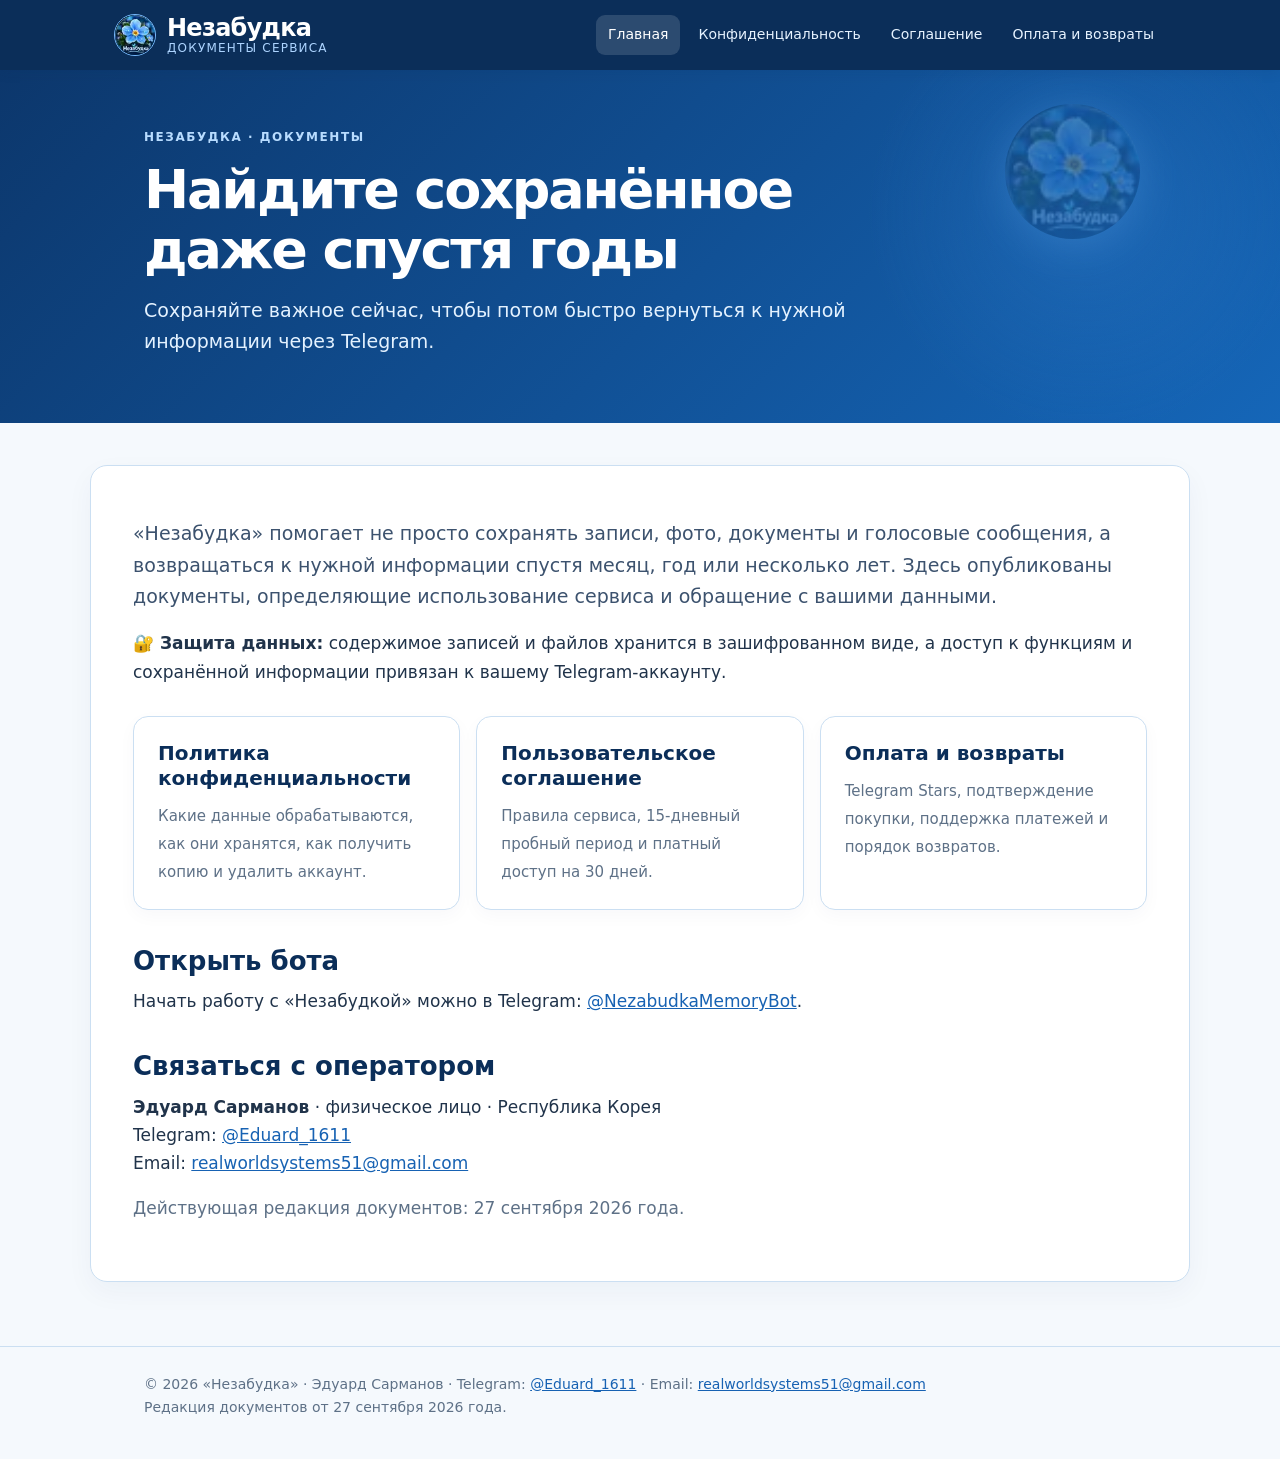
<file: index.html>
<!doctype html>
<html lang="ru">
<head>
<meta charset="utf-8">
<meta name="viewport" content="width=device-width,initial-scale=1">
<meta name="robots" content="index,follow">
<meta name="description" content="Официальные документы Telegram-бота «Незабудка»: конфиденциальность, пользовательское соглашение, оплата и возвраты.">
<title>Найдите сохранённое даже спустя годы — Незабудка</title>
<link rel="stylesheet" href="style.css">
</head>
<body>
<header class="top"><div class="wrap"><a class="brand" href="index.html"><img src="assets/nezabudka-logo.svg" alt="Цветок Незабудки" width="42" height="42"><span class="brandname">Незабудка<small>Документы сервиса</small></span></a><nav class="nav" aria-label="Разделы"><a href="index.html" class="active" aria-current="page">Главная</a><a href="privacy.html">Конфиденциальность</a><a href="terms.html">Соглашение</a><a href="payments.html">Оплата и возвраты</a></nav></div></header>
<div class="hero"><div class="wrap"><div class="eyebrow">Незабудка · документы</div><h1>Найдите сохранённое даже спустя годы</h1><p>Сохраняйте важное сейчас, чтобы потом быстро вернуться к нужной информации через Telegram.</p><img class="hero-flower" src="assets/nezabudka-logo.svg" alt="" aria-hidden="true"></div></div>
<main class="main wrap"><section class="panel">
<p class="intro">«Незабудка» помогает не просто сохранять записи, фото, документы и голосовые сообщения, а возвращаться к нужной информации спустя месяц, год или несколько лет. Здесь опубликованы документы, определяющие использование сервиса и обращение с вашими данными.</p>
<p><strong>🔐 Защита данных:</strong> содержимое записей и файлов хранится в зашифрованном виде, а доступ к функциям и сохранённой информации привязан к вашему Telegram-аккаунту.</p>
<div class="grid">
<a class="card" href="privacy.html"><strong>Политика конфиденциальности</strong><span>Какие данные обрабатываются, как они хранятся, как получить копию и удалить аккаунт.</span></a>
<a class="card" href="terms.html"><strong>Пользовательское соглашение</strong><span>Правила сервиса, 15-дневный пробный период и платный доступ на 30 дней.</span></a>
<a class="card" href="payments.html"><strong>Оплата и возвраты</strong><span>Telegram Stars, подтверждение покупки, поддержка платежей и порядок возвратов.</span></a>
</div>
<h2>Открыть бота</h2><p>Начать работу с «Незабудкой» можно в Telegram: <a href="https://t.me/NezabudkaMemoryBot" target="_blank" rel="noopener noreferrer">@NezabudkaMemoryBot</a>.</p>
<h2>Связаться с оператором</h2>
<p><strong>Эдуард Сарманов</strong> · физическое лицо · Республика Корея<br>Telegram: <a href="https://t.me/Eduard_1611" target="_blank" rel="noopener noreferrer">@Eduard_1611</a><br>Email: <a href="mailto:realworldsystems51@gmail.com">realworldsystems51@gmail.com</a></p>
<p class="muted">Действующая редакция документов: 27 сентября 2026 года.</p>
</section></main>
<footer class="foot"><div class="wrap">© 2026 «Незабудка» · Эдуард Сарманов · Telegram: <a href="https://t.me/Eduard_1611" target="_blank" rel="noopener noreferrer">@Eduard_1611</a> · Email: <a href="mailto:realworldsystems51@gmail.com">realworldsystems51@gmail.com</a><br>Редакция документов от 27 сентября 2026 года.</div></footer>
</body>
</html>
</file>
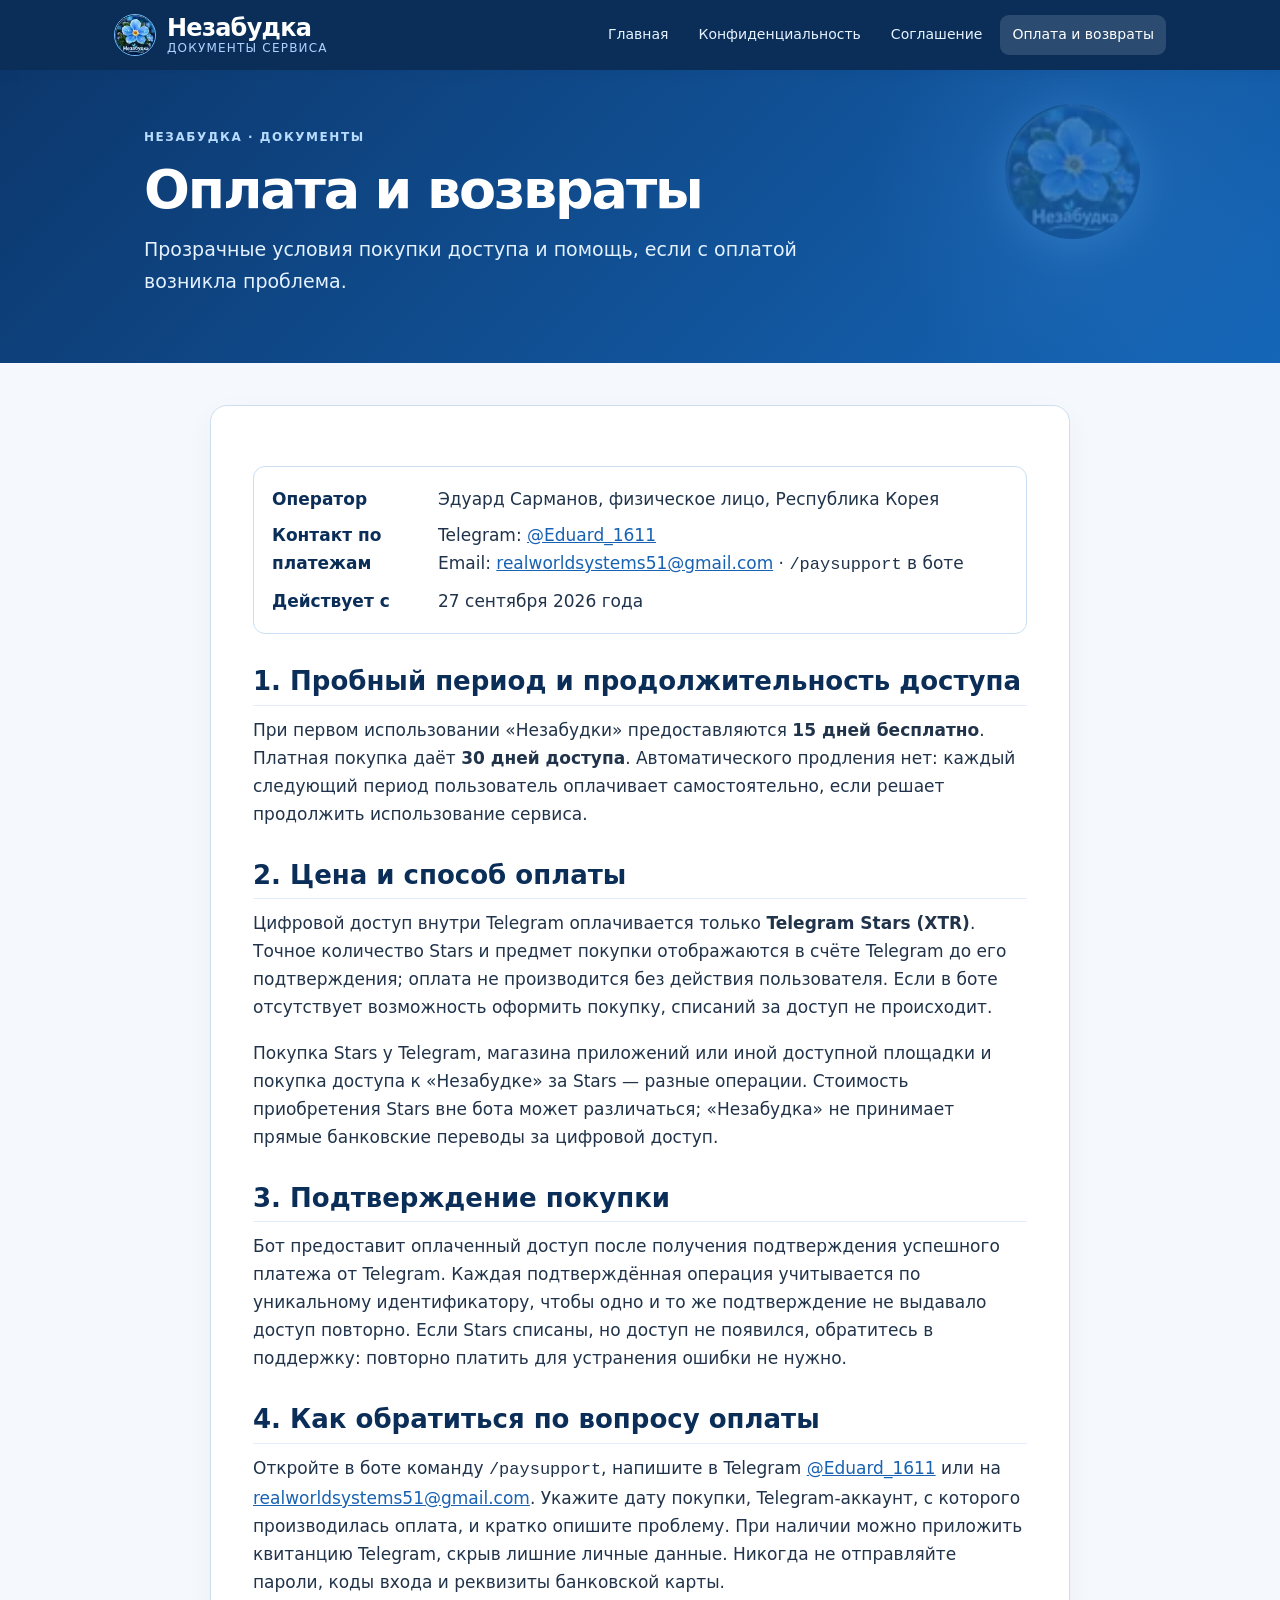
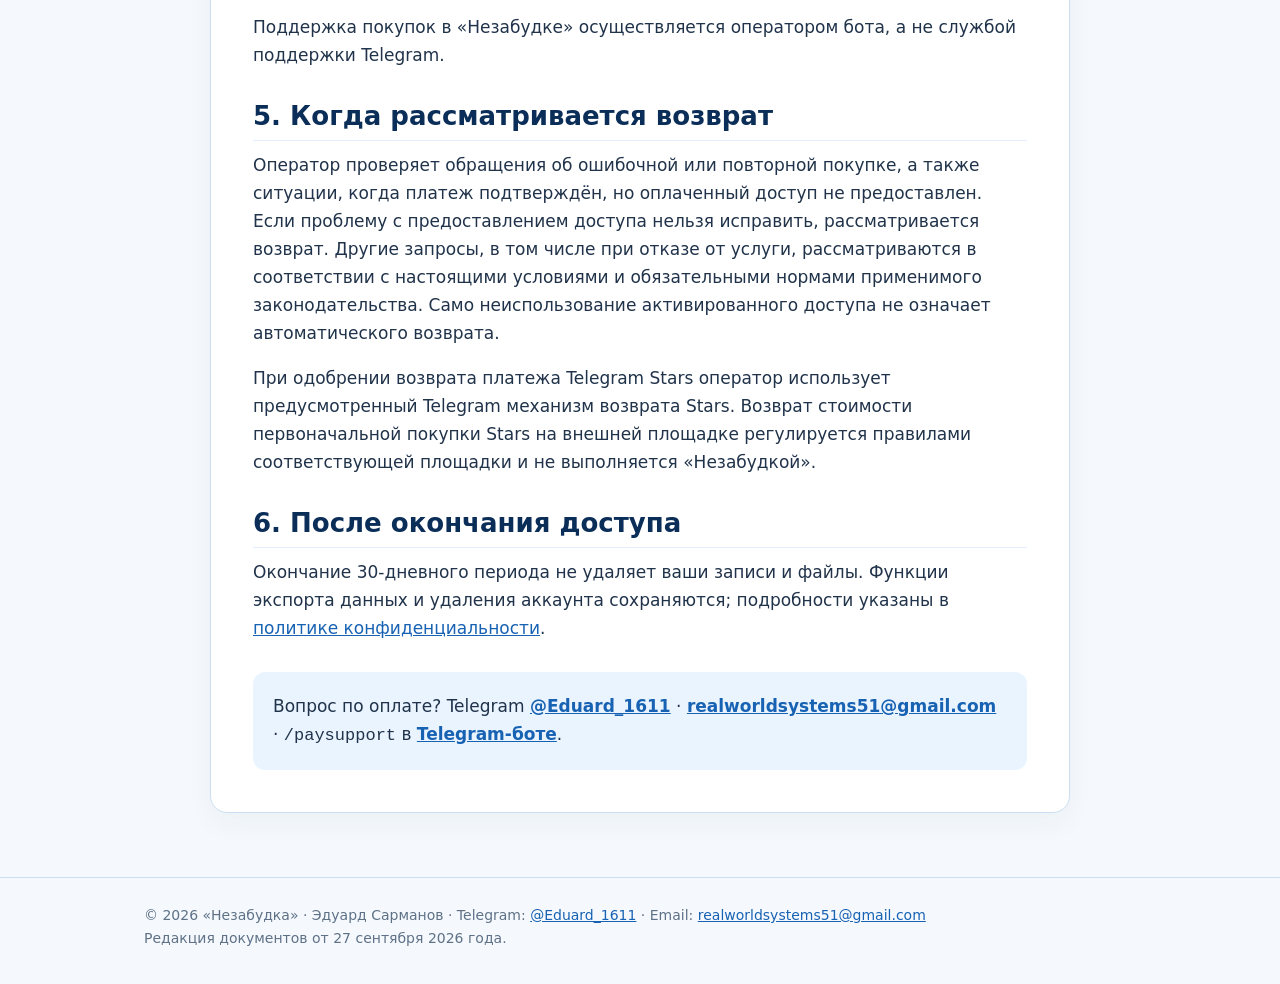
<file: payments.html>
<!doctype html>
<html lang="ru">
<head>
<meta charset="utf-8">
<meta name="viewport" content="width=device-width,initial-scale=1">
<meta name="robots" content="index,follow">
<meta name="description" content="Порядок оплаты доступа к «Незабудке» в Telegram Stars, условия бесплатного периода, платежная поддержка и возвраты.">
<title>Оплата и возвраты — Незабудка</title>
<link rel="stylesheet" href="style.css">
</head>
<body>
<header class="top"><div class="wrap"><a class="brand" href="index.html"><img src="assets/nezabudka-logo.svg" alt="Цветок Незабудки" width="42" height="42"><span class="brandname">Незабудка<small>Документы сервиса</small></span></a><nav class="nav" aria-label="Разделы"><a href="index.html">Главная</a><a href="privacy.html">Конфиденциальность</a><a href="terms.html">Соглашение</a><a href="payments.html" class="active" aria-current="page">Оплата и возвраты</a></nav></div></header>
<div class="hero"><div class="wrap"><div class="eyebrow">Незабудка · документы</div><h1>Оплата и возвраты</h1><p>Прозрачные условия покупки доступа и помощь, если с оплатой возникла проблема.</p><img class="hero-flower" src="assets/nezabudka-logo.svg" alt="" aria-hidden="true"></div></div>
<main class="main wrap legal-page"><section class="panel legal">
<div class="doc-info"><b>Оператор</b><span>Эдуард Сарманов, физическое лицо, Республика Корея</span><b>Контакт по платежам</b><span>Telegram: <a href="https://t.me/Eduard_1611" target="_blank" rel="noopener noreferrer">@Eduard_1611</a><br>Email: <a href="mailto:realworldsystems51@gmail.com">realworldsystems51@gmail.com</a> · <code>/paysupport</code> в боте</span><b>Действует с</b><span>27 сентября 2026 года</span></div>
<h2>1. Пробный период и продолжительность доступа</h2>
<p>При первом использовании «Незабудки» предоставляются <strong>15 дней бесплатно</strong>. Платная покупка даёт <strong>30 дней доступа</strong>. Автоматического продления нет: каждый следующий период пользователь оплачивает самостоятельно, если решает продолжить использование сервиса.</p>
<h2>2. Цена и способ оплаты</h2>
<p>Цифровой доступ внутри Telegram оплачивается только <strong>Telegram Stars (XTR)</strong>. Точное количество Stars и предмет покупки отображаются в счёте Telegram до его подтверждения; оплата не производится без действия пользователя. Если в боте отсутствует возможность оформить покупку, списаний за доступ не происходит.</p>
<p>Покупка Stars у Telegram, магазина приложений или иной доступной площадки и покупка доступа к «Незабудке» за Stars — разные операции. Стоимость приобретения Stars вне бота может различаться; «Незабудка» не принимает прямые банковские переводы за цифровой доступ.</p>
<h2>3. Подтверждение покупки</h2>
<p>Бот предоставит оплаченный доступ после получения подтверждения успешного платежа от Telegram. Каждая подтверждённая операция учитывается по уникальному идентификатору, чтобы одно и то же подтверждение не выдавало доступ повторно. Если Stars списаны, но доступ не появился, обратитесь в поддержку: повторно платить для устранения ошибки не нужно.</p>
<h2>4. Как обратиться по вопросу оплаты</h2>
<p>Откройте в боте команду <code>/paysupport</code>, напишите в Telegram <a href="https://t.me/Eduard_1611" target="_blank" rel="noopener noreferrer">@Eduard_1611</a> или на <a href="mailto:realworldsystems51@gmail.com">realworldsystems51@gmail.com</a>. Укажите дату покупки, Telegram-аккаунт, с которого производилась оплата, и кратко опишите проблему. При наличии можно приложить квитанцию Telegram, скрыв лишние личные данные. Никогда не отправляйте пароли, коды входа и реквизиты банковской карты.</p>
<p>Поддержка покупок в «Незабудке» осуществляется оператором бота, а не службой поддержки Telegram.</p>
<h2>5. Когда рассматривается возврат</h2>
<p>Оператор проверяет обращения об ошибочной или повторной покупке, а также ситуации, когда платеж подтверждён, но оплаченный доступ не предоставлен. Если проблему с предоставлением доступа нельзя исправить, рассматривается возврат. Другие запросы, в том числе при отказе от услуги, рассматриваются в соответствии с настоящими условиями и обязательными нормами применимого законодательства. Само неиспользование активированного доступа не означает автоматического возврата.</p>
<p>При одобрении возврата платежа Telegram Stars оператор использует предусмотренный Telegram механизм возврата Stars. Возврат стоимости первоначальной покупки Stars на внешней площадке регулируется правилами соответствующей площадки и не выполняется «Незабудкой».</p>
<h2>6. После окончания доступа</h2>
<p>Окончание 30-дневного периода не удаляет ваши записи и файлы. Функции экспорта данных и удаления аккаунта сохраняются; подробности указаны в <a href="privacy.html">политике конфиденциальности</a>.</p>
<div class="read-next">Вопрос по оплате? Telegram <a href="https://t.me/Eduard_1611" target="_blank" rel="noopener noreferrer">@Eduard_1611</a> · <a href="mailto:realworldsystems51@gmail.com">realworldsystems51@gmail.com</a> · <code>/paysupport</code> в <a href="https://t.me/NezabudkaMemoryBot" target="_blank" rel="noopener noreferrer">Telegram-боте</a>.</div>
</section></main>
<footer class="foot"><div class="wrap">© 2026 «Незабудка» · Эдуард Сарманов · Telegram: <a href="https://t.me/Eduard_1611" target="_blank" rel="noopener noreferrer">@Eduard_1611</a> · Email: <a href="mailto:realworldsystems51@gmail.com">realworldsystems51@gmail.com</a><br>Редакция документов от 27 сентября 2026 года.</div></footer>
</body>
</html>
</file>
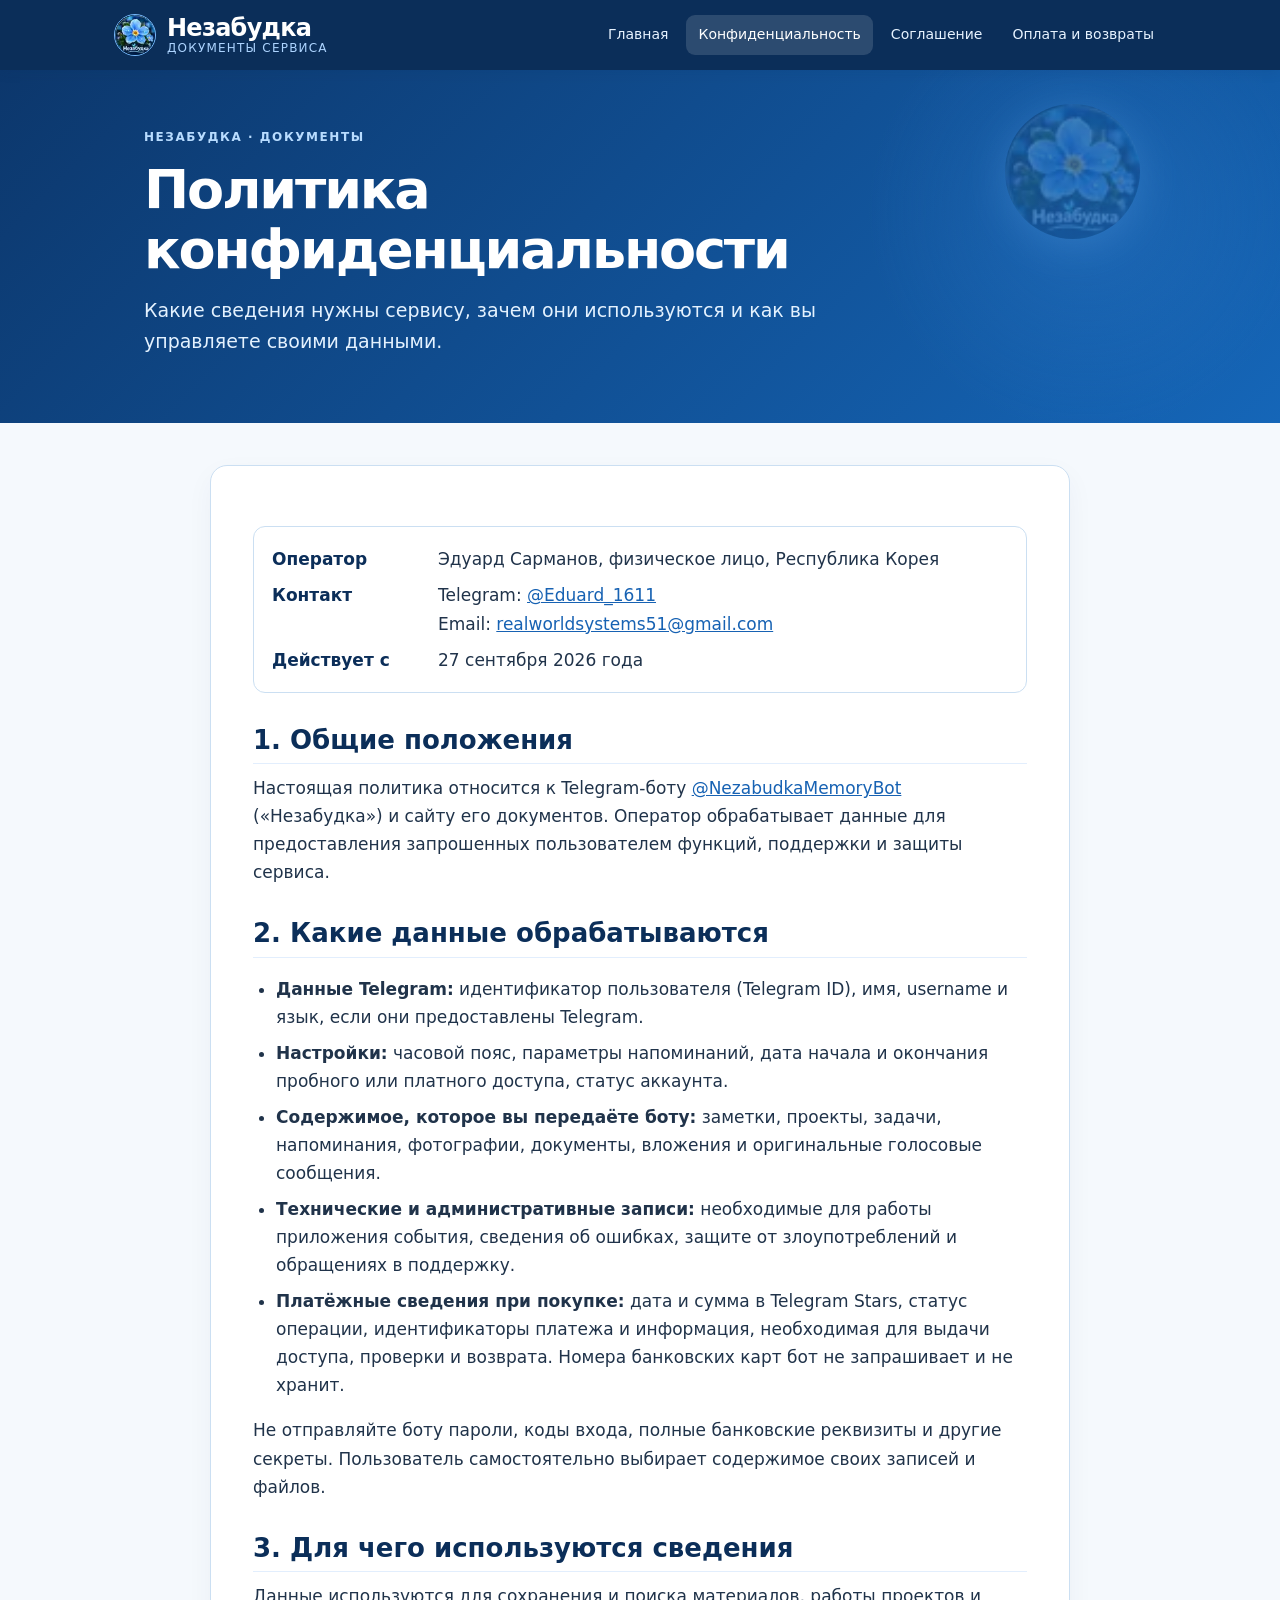
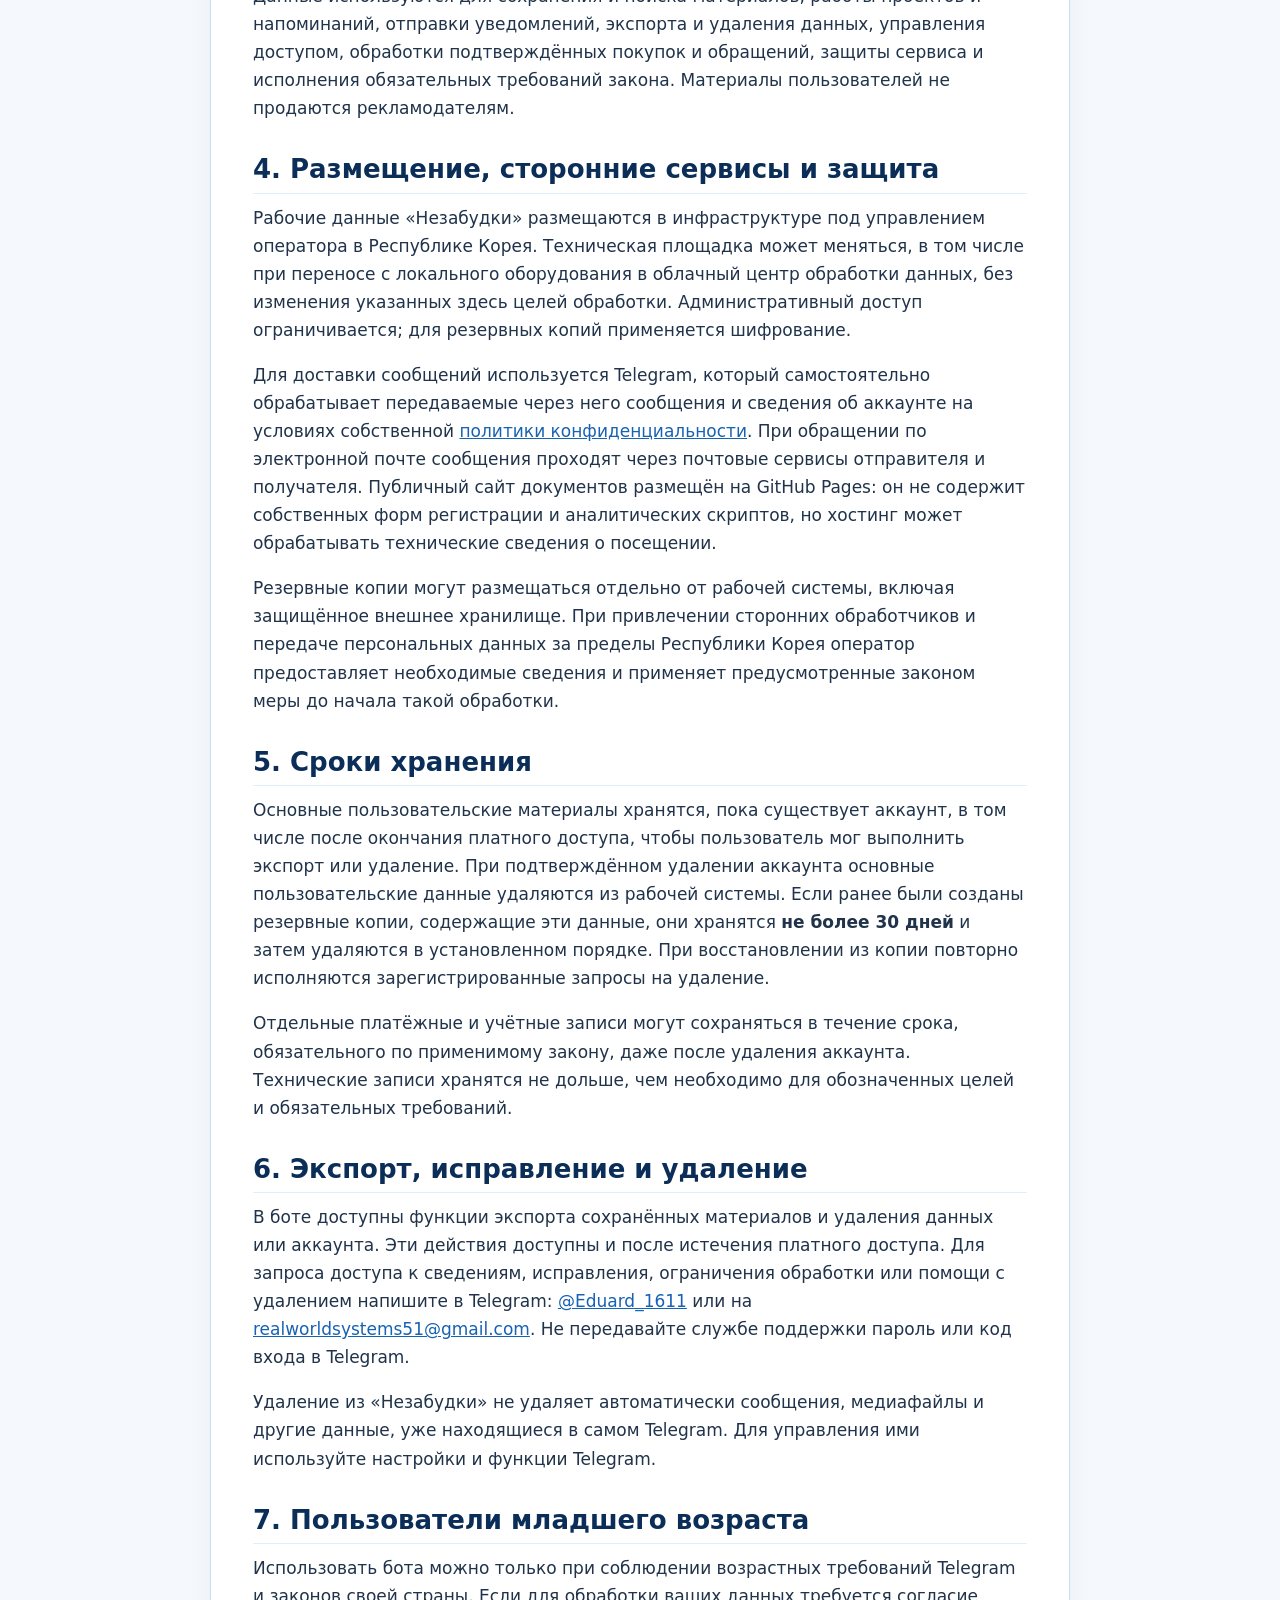
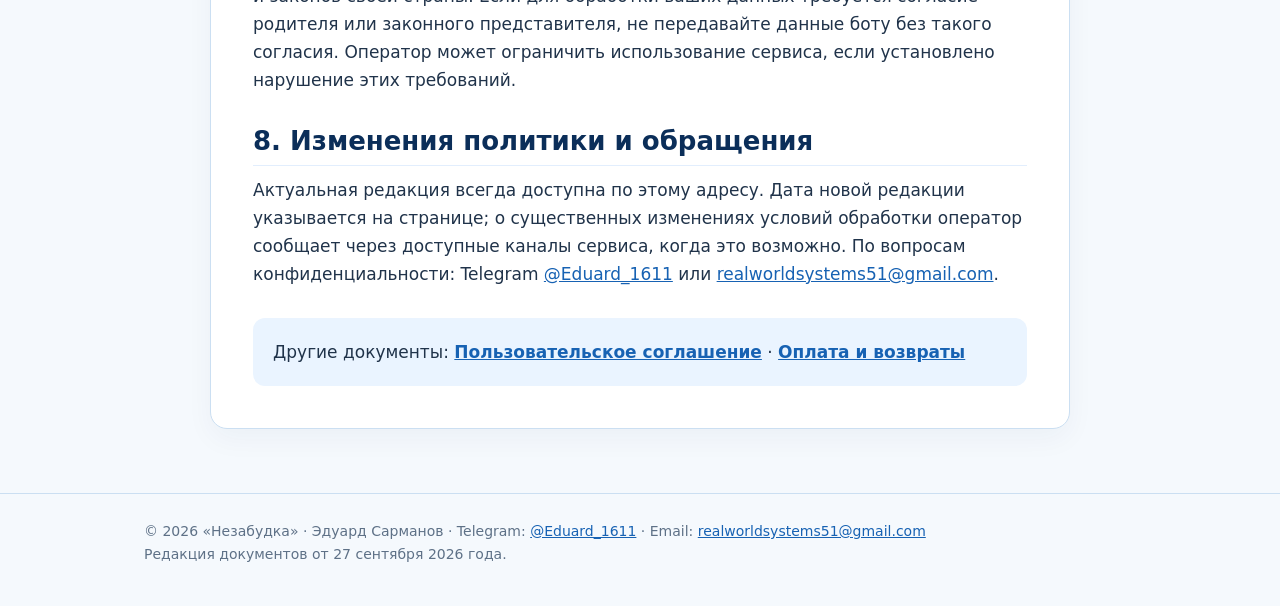
<file: privacy.html>
<!doctype html>
<html lang="ru">
<head>
<meta charset="utf-8">
<meta name="viewport" content="width=device-width,initial-scale=1">
<meta name="robots" content="index,follow">
<meta name="description" content="Как Telegram-бот «Незабудка» обрабатывает пользовательские записи, файлы, напоминания, платёжные сведения и запросы на удаление.">
<title>Политика конфиденциальности — Незабудка</title>
<link rel="stylesheet" href="style.css">
</head>
<body>
<header class="top"><div class="wrap"><a class="brand" href="index.html"><img src="assets/nezabudka-logo.svg" alt="Цветок Незабудки" width="42" height="42"><span class="brandname">Незабудка<small>Документы сервиса</small></span></a><nav class="nav" aria-label="Разделы"><a href="index.html">Главная</a><a href="privacy.html" class="active" aria-current="page">Конфиденциальность</a><a href="terms.html">Соглашение</a><a href="payments.html">Оплата и возвраты</a></nav></div></header>
<div class="hero"><div class="wrap"><div class="eyebrow">Незабудка · документы</div><h1>Политика конфиденциальности</h1><p>Какие сведения нужны сервису, зачем они используются и как вы управляете своими данными.</p><img class="hero-flower" src="assets/nezabudka-logo.svg" alt="" aria-hidden="true"></div></div>
<main class="main wrap legal-page"><section class="panel legal">
<div class="doc-info"><b>Оператор</b><span>Эдуард Сарманов, физическое лицо, Республика Корея</span><b>Контакт</b><span>Telegram: <a href="https://t.me/Eduard_1611" target="_blank" rel="noopener noreferrer">@Eduard_1611</a><br>Email: <a href="mailto:realworldsystems51@gmail.com">realworldsystems51@gmail.com</a></span><b>Действует с</b><span>27 сентября 2026 года</span></div>
<h2>1. Общие положения</h2>
<p>Настоящая политика относится к Telegram-боту <a href="https://t.me/NezabudkaMemoryBot" target="_blank" rel="noopener noreferrer">@NezabudkaMemoryBot</a> («Незабудка») и сайту его документов. Оператор обрабатывает данные для предоставления запрошенных пользователем функций, поддержки и защиты сервиса.</p>
<h2>2. Какие данные обрабатываются</h2>
<ul>
<li><strong>Данные Telegram:</strong> идентификатор пользователя (Telegram ID), имя, username и язык, если они предоставлены Telegram.</li>
<li><strong>Настройки:</strong> часовой пояс, параметры напоминаний, дата начала и окончания пробного или платного доступа, статус аккаунта.</li>
<li><strong>Содержимое, которое вы передаёте боту:</strong> заметки, проекты, задачи, напоминания, фотографии, документы, вложения и оригинальные голосовые сообщения.</li>
<li><strong>Технические и административные записи:</strong> необходимые для работы приложения события, сведения об ошибках, защите от злоупотреблений и обращениях в поддержку.</li>
<li><strong>Платёжные сведения при покупке:</strong> дата и сумма в Telegram Stars, статус операции, идентификаторы платежа и информация, необходимая для выдачи доступа, проверки и возврата. Номера банковских карт бот не запрашивает и не хранит.</li>
</ul>
<p>Не отправляйте боту пароли, коды входа, полные банковские реквизиты и другие секреты. Пользователь самостоятельно выбирает содержимое своих записей и файлов.</p>
<h2>3. Для чего используются сведения</h2>
<p>Данные используются для сохранения и поиска материалов, работы проектов и напоминаний, отправки уведомлений, экспорта и удаления данных, управления доступом, обработки подтверждённых покупок и обращений, защиты сервиса и исполнения обязательных требований закона. Материалы пользователей не продаются рекламодателям.</p>
<h2>4. Размещение, сторонние сервисы и защита</h2>
<p>Рабочие данные «Незабудки» размещаются в инфраструктуре под управлением оператора в Республике Корея. Техническая площадка может меняться, в том числе при переносе с локального оборудования в облачный центр обработки данных, без изменения указанных здесь целей обработки. Административный доступ ограничивается; для резервных копий применяется шифрование.</p>
<p>Для доставки сообщений используется Telegram, который самостоятельно обрабатывает передаваемые через него сообщения и сведения об аккаунте на условиях собственной <a href="https://telegram.org/privacy" target="_blank" rel="noopener noreferrer">политики конфиденциальности</a>. При обращении по электронной почте сообщения проходят через почтовые сервисы отправителя и получателя. Публичный сайт документов размещён на GitHub Pages: он не содержит собственных форм регистрации и аналитических скриптов, но хостинг может обрабатывать технические сведения о посещении.</p>
<p>Резервные копии могут размещаться отдельно от рабочей системы, включая защищённое внешнее хранилище. При привлечении сторонних обработчиков и передаче персональных данных за пределы Республики Корея оператор предоставляет необходимые сведения и применяет предусмотренные законом меры до начала такой обработки.</p>
<h2>5. Сроки хранения</h2>
<p>Основные пользовательские материалы хранятся, пока существует аккаунт, в том числе после окончания платного доступа, чтобы пользователь мог выполнить экспорт или удаление. При подтверждённом удалении аккаунта основные пользовательские данные удаляются из рабочей системы. Если ранее были созданы резервные копии, содержащие эти данные, они хранятся <strong>не более 30 дней</strong> и затем удаляются в установленном порядке. При восстановлении из копии повторно исполняются зарегистрированные запросы на удаление.</p>
<p>Отдельные платёжные и учётные записи могут сохраняться в течение срока, обязательного по применимому закону, даже после удаления аккаунта. Технические записи хранятся не дольше, чем необходимо для обозначенных целей и обязательных требований.</p>
<h2>6. Экспорт, исправление и удаление</h2>
<p>В боте доступны функции экспорта сохранённых материалов и удаления данных или аккаунта. Эти действия доступны и после истечения платного доступа. Для запроса доступа к сведениям, исправления, ограничения обработки или помощи с удалением напишите в Telegram: <a href="https://t.me/Eduard_1611" target="_blank" rel="noopener noreferrer">@Eduard_1611</a> или на <a href="mailto:realworldsystems51@gmail.com">realworldsystems51@gmail.com</a>. Не передавайте службе поддержки пароль или код входа в Telegram.</p>
<p>Удаление из «Незабудки» не удаляет автоматически сообщения, медиафайлы и другие данные, уже находящиеся в самом Telegram. Для управления ими используйте настройки и функции Telegram.</p>
<h2>7. Пользователи младшего возраста</h2>
<p>Использовать бота можно только при соблюдении возрастных требований Telegram и законов своей страны. Если для обработки ваших данных требуется согласие родителя или законного представителя, не передавайте данные боту без такого согласия. Оператор может ограничить использование сервиса, если установлено нарушение этих требований.</p>
<h2>8. Изменения политики и обращения</h2>
<p>Актуальная редакция всегда доступна по этому адресу. Дата новой редакции указывается на странице; о существенных изменениях условий обработки оператор сообщает через доступные каналы сервиса, когда это возможно. По вопросам конфиденциальности: Telegram <a href="https://t.me/Eduard_1611" target="_blank" rel="noopener noreferrer">@Eduard_1611</a> или <a href="mailto:realworldsystems51@gmail.com">realworldsystems51@gmail.com</a>.</p>
<div class="read-next">Другие документы: <a href="terms.html">Пользовательское соглашение</a> · <a href="payments.html">Оплата и возвраты</a></div>
</section></main>
<footer class="foot"><div class="wrap">© 2026 «Незабудка» · Эдуард Сарманов · Telegram: <a href="https://t.me/Eduard_1611" target="_blank" rel="noopener noreferrer">@Eduard_1611</a> · Email: <a href="mailto:realworldsystems51@gmail.com">realworldsystems51@gmail.com</a><br>Редакция документов от 27 сентября 2026 года.</div></footer>
</body>
</html>
</file>
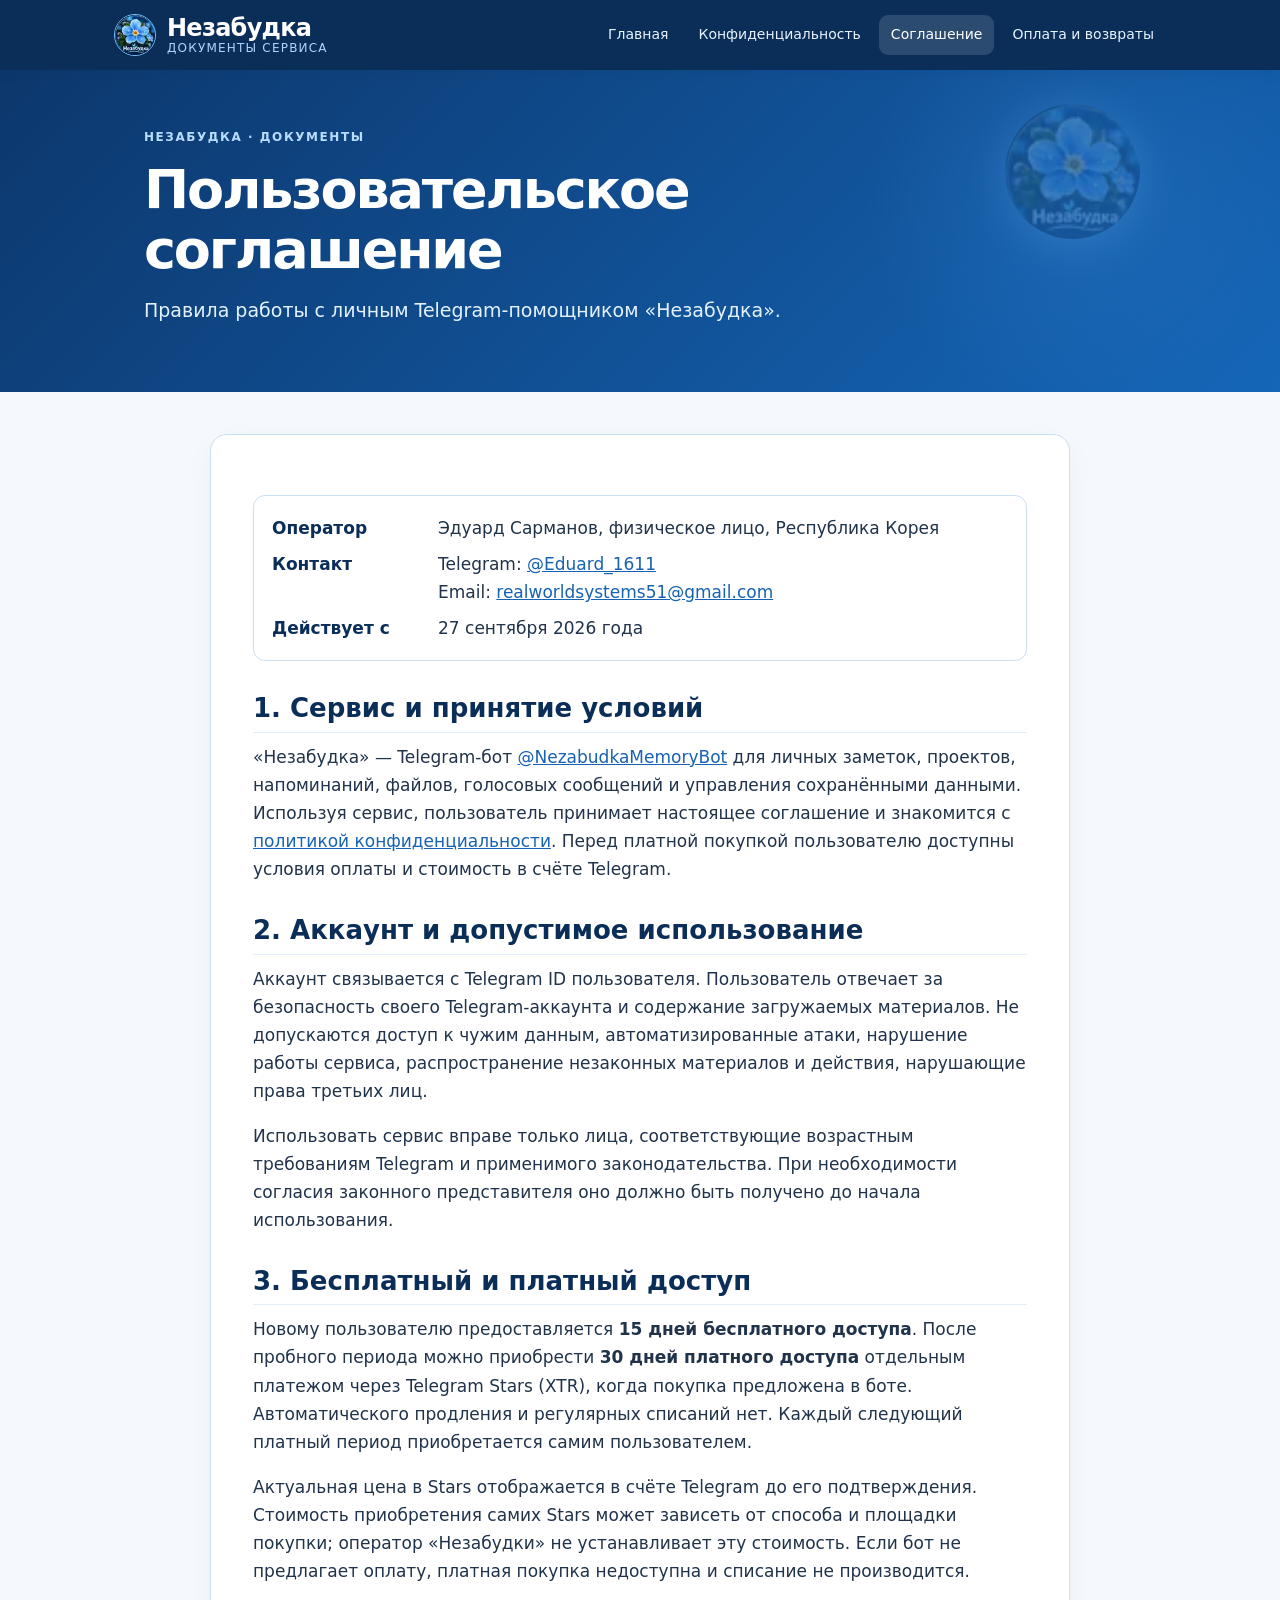
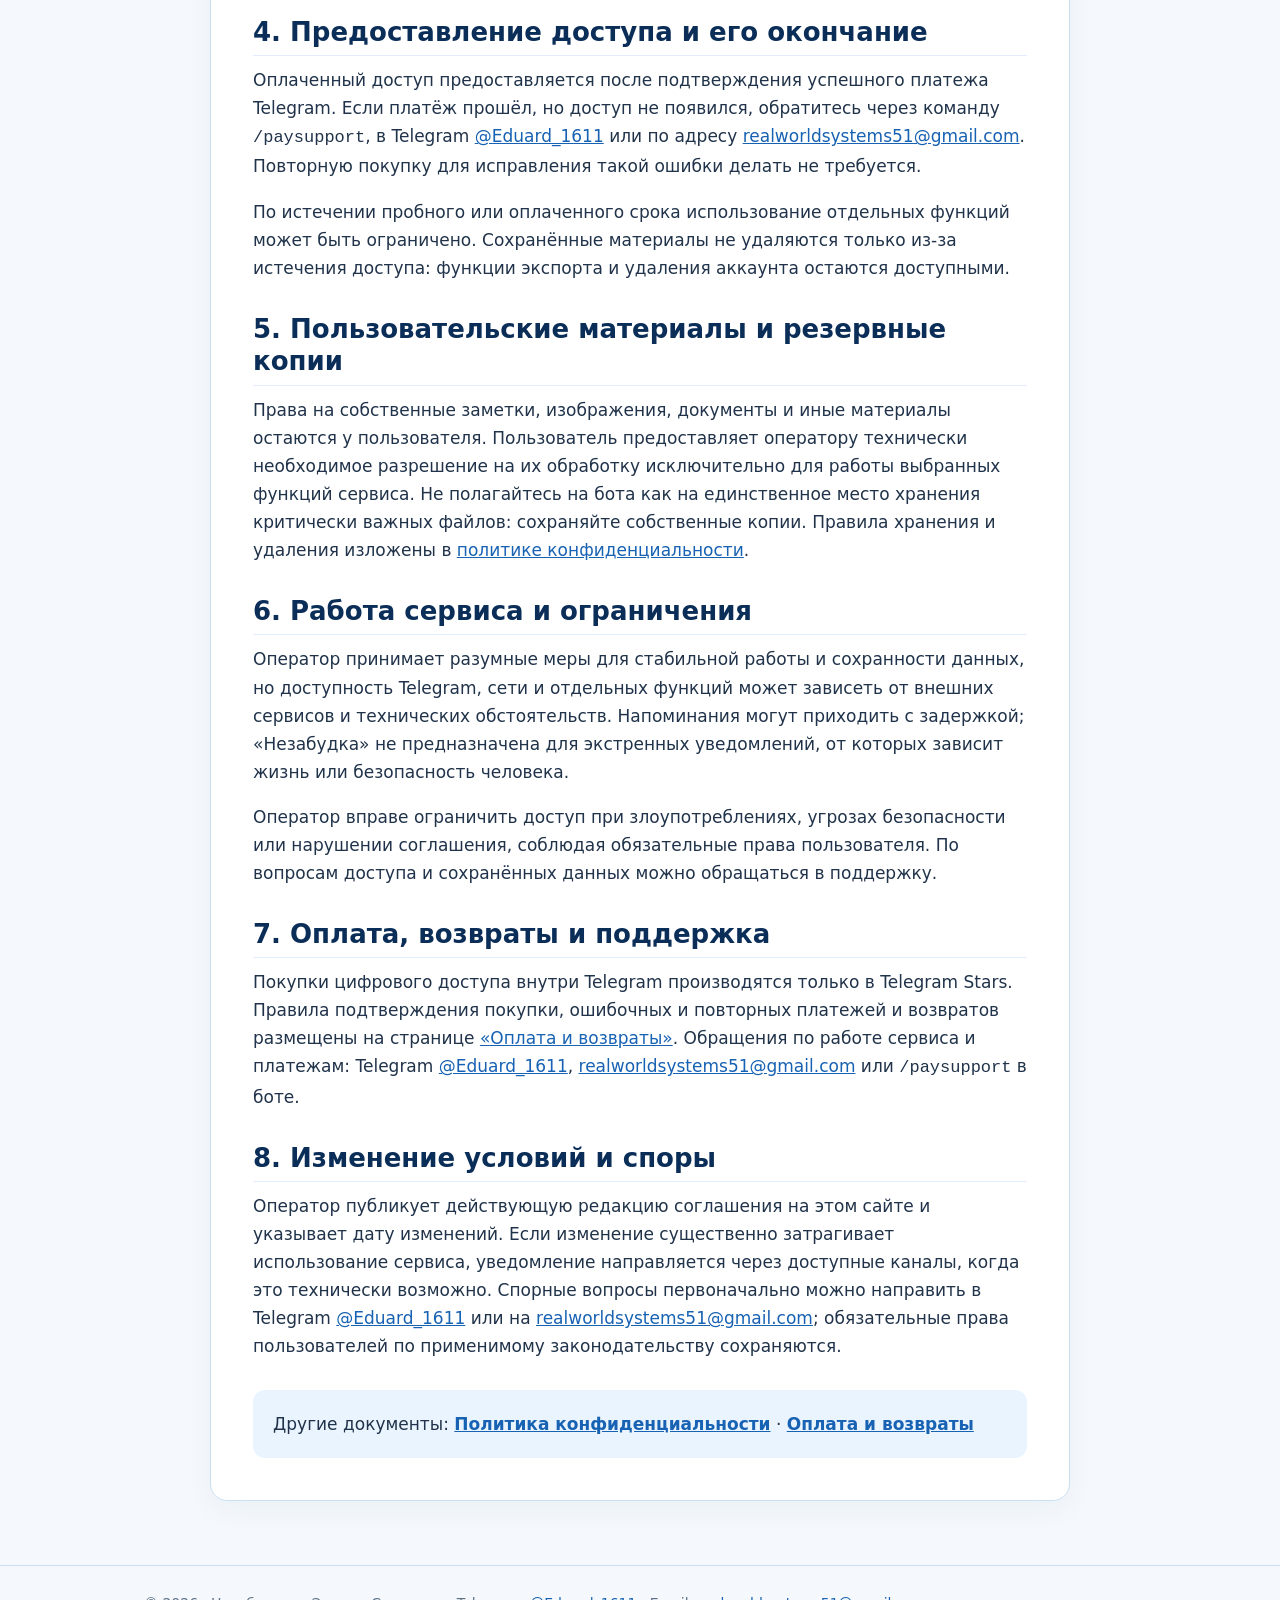
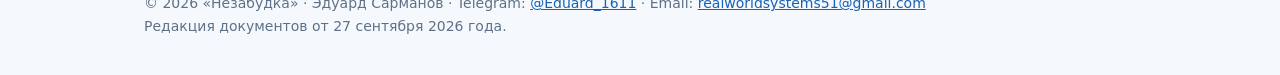
<file: terms.html>
<!doctype html>
<html lang="ru">
<head>
<meta charset="utf-8">
<meta name="viewport" content="width=device-width,initial-scale=1">
<meta name="robots" content="index,follow">
<meta name="description" content="Условия использования Telegram-бота «Незабудка», пробного периода, платного доступа и работы с личными материалами.">
<title>Пользовательское соглашение — Незабудка</title>
<link rel="stylesheet" href="style.css">
</head>
<body>
<header class="top"><div class="wrap"><a class="brand" href="index.html"><img src="assets/nezabudka-logo.svg" alt="Цветок Незабудки" width="42" height="42"><span class="brandname">Незабудка<small>Документы сервиса</small></span></a><nav class="nav" aria-label="Разделы"><a href="index.html">Главная</a><a href="privacy.html">Конфиденциальность</a><a href="terms.html" class="active" aria-current="page">Соглашение</a><a href="payments.html">Оплата и возвраты</a></nav></div></header>
<div class="hero"><div class="wrap"><div class="eyebrow">Незабудка · документы</div><h1>Пользовательское соглашение</h1><p>Правила работы с личным Telegram-помощником «Незабудка».</p><img class="hero-flower" src="assets/nezabudka-logo.svg" alt="" aria-hidden="true"></div></div>
<main class="main wrap legal-page"><section class="panel legal">
<div class="doc-info"><b>Оператор</b><span>Эдуард Сарманов, физическое лицо, Республика Корея</span><b>Контакт</b><span>Telegram: <a href="https://t.me/Eduard_1611" target="_blank" rel="noopener noreferrer">@Eduard_1611</a><br>Email: <a href="mailto:realworldsystems51@gmail.com">realworldsystems51@gmail.com</a></span><b>Действует с</b><span>27 сентября 2026 года</span></div>
<h2>1. Сервис и принятие условий</h2>
<p>«Незабудка» — Telegram-бот <a href="https://t.me/NezabudkaMemoryBot" target="_blank" rel="noopener noreferrer">@NezabudkaMemoryBot</a> для личных заметок, проектов, напоминаний, файлов, голосовых сообщений и управления сохранёнными данными. Используя сервис, пользователь принимает настоящее соглашение и знакомится с <a href="privacy.html">политикой конфиденциальности</a>. Перед платной покупкой пользователю доступны условия оплаты и стоимость в счёте Telegram.</p>
<h2>2. Аккаунт и допустимое использование</h2>
<p>Аккаунт связывается с Telegram ID пользователя. Пользователь отвечает за безопасность своего Telegram-аккаунта и содержание загружаемых материалов. Не допускаются доступ к чужим данным, автоматизированные атаки, нарушение работы сервиса, распространение незаконных материалов и действия, нарушающие права третьих лиц.</p>
<p>Использовать сервис вправе только лица, соответствующие возрастным требованиям Telegram и применимого законодательства. При необходимости согласия законного представителя оно должно быть получено до начала использования.</p>
<h2>3. Бесплатный и платный доступ</h2>
<p>Новому пользователю предоставляется <strong>15 дней бесплатного доступа</strong>. После пробного периода можно приобрести <strong>30 дней платного доступа</strong> отдельным платежом через Telegram Stars (XTR), когда покупка предложена в боте. Автоматического продления и регулярных списаний нет. Каждый следующий платный период приобретается самим пользователем.</p>
<p>Актуальная цена в Stars отображается в счёте Telegram до его подтверждения. Стоимость приобретения самих Stars может зависеть от способа и площадки покупки; оператор «Незабудки» не устанавливает эту стоимость. Если бот не предлагает оплату, платная покупка недоступна и списание не производится.</p>
<h2>4. Предоставление доступа и его окончание</h2>
<p>Оплаченный доступ предоставляется после подтверждения успешного платежа Telegram. Если платёж прошёл, но доступ не появился, обратитесь через команду <code>/paysupport</code>, в Telegram <a href="https://t.me/Eduard_1611" target="_blank" rel="noopener noreferrer">@Eduard_1611</a> или по адресу <a href="mailto:realworldsystems51@gmail.com">realworldsystems51@gmail.com</a>. Повторную покупку для исправления такой ошибки делать не требуется.</p>
<p>По истечении пробного или оплаченного срока использование отдельных функций может быть ограничено. Сохранённые материалы не удаляются только из-за истечения доступа: функции экспорта и удаления аккаунта остаются доступными.</p>
<h2>5. Пользовательские материалы и резервные копии</h2>
<p>Права на собственные заметки, изображения, документы и иные материалы остаются у пользователя. Пользователь предоставляет оператору технически необходимое разрешение на их обработку исключительно для работы выбранных функций сервиса. Не полагайтесь на бота как на единственное место хранения критически важных файлов: сохраняйте собственные копии. Правила хранения и удаления изложены в <a href="privacy.html">политике конфиденциальности</a>.</p>
<h2>6. Работа сервиса и ограничения</h2>
<p>Оператор принимает разумные меры для стабильной работы и сохранности данных, но доступность Telegram, сети и отдельных функций может зависеть от внешних сервисов и технических обстоятельств. Напоминания могут приходить с задержкой; «Незабудка» не предназначена для экстренных уведомлений, от которых зависит жизнь или безопасность человека.</p>
<p>Оператор вправе ограничить доступ при злоупотреблениях, угрозах безопасности или нарушении соглашения, соблюдая обязательные права пользователя. По вопросам доступа и сохранённых данных можно обращаться в поддержку.</p>
<h2>7. Оплата, возвраты и поддержка</h2>
<p>Покупки цифрового доступа внутри Telegram производятся только в Telegram Stars. Правила подтверждения покупки, ошибочных и повторных платежей и возвратов размещены на странице <a href="payments.html">«Оплата и возвраты»</a>. Обращения по работе сервиса и платежам: Telegram <a href="https://t.me/Eduard_1611" target="_blank" rel="noopener noreferrer">@Eduard_1611</a>, <a href="mailto:realworldsystems51@gmail.com">realworldsystems51@gmail.com</a> или <code>/paysupport</code> в боте.</p>
<h2>8. Изменение условий и споры</h2>
<p>Оператор публикует действующую редакцию соглашения на этом сайте и указывает дату изменений. Если изменение существенно затрагивает использование сервиса, уведомление направляется через доступные каналы, когда это технически возможно. Спорные вопросы первоначально можно направить в Telegram <a href="https://t.me/Eduard_1611" target="_blank" rel="noopener noreferrer">@Eduard_1611</a> или на <a href="mailto:realworldsystems51@gmail.com">realworldsystems51@gmail.com</a>; обязательные права пользователей по применимому законодательству сохраняются.</p>
<div class="read-next">Другие документы: <a href="privacy.html">Политика конфиденциальности</a> · <a href="payments.html">Оплата и возвраты</a></div>
</section></main>
<footer class="foot"><div class="wrap">© 2026 «Незабудка» · Эдуард Сарманов · Telegram: <a href="https://t.me/Eduard_1611" target="_blank" rel="noopener noreferrer">@Eduard_1611</a> · Email: <a href="mailto:realworldsystems51@gmail.com">realworldsystems51@gmail.com</a><br>Редакция документов от 27 сентября 2026 года.</div></footer>
</body>
</html>
</file>
<file: style.css>
:root{--navy:#0b2e59;--blue:#1762b3;--light:#eaf4ff;--ink:#20334a;--muted:#5e7187;--border:#cbdff2;--white:#fff}*{box-sizing:border-box}body{margin:0;background:#f5f9fd;color:var(--ink);font:17px/1.65 system-ui,-apple-system,Segoe UI,Arial,sans-serif}a{color:var(--blue)}.top{background:var(--navy);color:white;box-shadow:0 2px 12px #0b2e591c}.wrap{max-width:1040px;margin:auto;padding:0 24px}.top .wrap{display:flex;align-items:center;justify-content:space-between;gap:20px;flex-wrap:wrap;padding-top:14px;padding-bottom:14px}.brand{font-weight:750;font-size:24px;letter-spacing:-.03em;color:#fff;text-decoration:none}.brand small{display:block;font-weight:450;font-size:12px;letter-spacing:.1em;text-transform:uppercase;color:#add4ff}.nav{display:flex;gap:6px;flex-wrap:wrap}.nav a{padding:8px 12px;border-radius:9px;color:#e7f3ff;text-decoration:none;font-size:14px}.nav a:hover,.nav a.active{background:#ffffff23;color:white}.hero{background:linear-gradient(135deg,#0c376c,#1566b8);color:white;padding:58px 0 66px}.hero .eyebrow{font-size:12px;letter-spacing:.13em;text-transform:uppercase;color:#b8dcff;font-weight:700}.hero h1{font-size:clamp(32px,5vw,54px);line-height:1.12;letter-spacing:-.04em;margin:12px 0 14px}.hero p{color:#e4f2ff;max-width:710px;margin:0;font-size:19px}.main{padding:42px 0 64px}.badge{display:inline-block;background:#fff2ce;color:#785004;border:1px solid #efcf75;border-radius:30px;padding:5px 12px;font-size:13px;font-weight:700;margin-bottom:26px}.panel{background:white;border:1px solid var(--border);border-radius:17px;padding:clamp(22px,4vw,42px);box-shadow:0 10px 28px #0b2e590b}.intro{font-size:19px;color:#3c526e}.grid{display:grid;grid-template-columns:repeat(3,1fr);gap:16px;margin:30px 0}.card{display:block;background:white;border:1px solid var(--border);border-radius:15px;padding:24px;text-decoration:none;box-shadow:0 6px 18px #0b2e5908}.card:hover{border-color:#4993d4;transform:translateY(-2px)}.card strong{display:block;font-size:20px;color:var(--navy);line-height:1.25;margin-bottom:10px}.card span{color:var(--muted);font-size:15px}.page{display:none}.page.current{display:block}h2{font-size:26px;line-height:1.25;color:var(--navy);margin:35px 0 10px}h2:first-child{margin-top:0}p{margin:10px 0 17px}ul{padding-left:24px}.note{background:var(--light);border-left:4px solid var(--blue);padding:14px 18px;border-radius:0 9px 9px 0;margin:24px 0;color:#25456a}.pending{background:#fff8e5;border:1px solid #efdba7;padding:15px 18px;border-radius:10px;margin:20px 0;color:#694c14}.meta{display:grid;grid-template-columns:160px 1fr;gap:8px 20px;margin:25px 0}.meta dt{font-weight:700;color:var(--navy)}.meta dd{margin:0}.foot{border-top:1px solid var(--border);padding:26px 0 40px;color:var(--muted);font-size:14px}.foot a{color:var(--blue)}@media(max-width:760px){.grid{grid-template-columns:1fr}.meta{grid-template-columns:1fr;gap:2px}.meta dd{margin-bottom:12px}.hero{padding:42px 0 48px}.nav a{padding:7px 9px}}

.top .wrap,.main.wrap{max-width:1100px}
.brand{display:flex;align-items:center;gap:11px}.brand img{width:42px;height:42px;border-radius:50%;border:1px solid #78bbff;object-fit:cover}.brandname{display:block;line-height:1.1}
body{min-height:100vh;display:flex;flex-direction:column}main{flex:1}.hero{background:radial-gradient(circle at 85% 40%, #307bc955 0 1px,transparent 220px),linear-gradient(135deg,#0c376c,#1566b8)}.hero .wrap{position:relative}.hero-flower{position:absolute;right:20px;top:-24px;width:135px;opacity:.21;filter:drop-shadow(0 6px 22px #79beff);border-radius:100%}
.panel{max-width:100%}.legal h2{margin-top:31px;border-bottom:1px solid #e2eefd;padding-bottom:7px}.legal h2:first-child{margin-top:0}.legal ul{padding-left:23px}.legal li{margin:8px 0}.muted{color:var(--muted)}.eyebrow2{font-size:12px;letter-spacing:.12em;text-transform:uppercase;color:#aecfff;font-weight:700}.tagline{font-size:18px;max-width:700px}.actions{display:flex;gap:10px;flex-wrap:wrap;margin-top:22px}.button{padding:10px 17px;border-radius:9px;background:#1762b3;color:#fff;text-decoration:none;font-weight:700;display:inline-block}.button.secondary{background:#e8f2ff;color:#144c88}.status-card{border:1px solid #f1dca6;background:#fff9ea;border-radius:12px;padding:16px 20px;margin:22px 0}.status-card strong{color:#8c5e02}.doc-info{display:grid;grid-template-columns:150px 1fr;gap:8px 16px;border:1px solid var(--border);border-radius:12px;padding:18px;margin:18px 0}.doc-info b{color:var(--navy)}.read-next{margin-top:30px;padding:20px;background:#eaf4ff;border-radius:12px}.read-next a{font-weight:700}.legal-page .panel{max-width:860px;margin:0 auto}.foot{margin-top:auto}.hero h1{max-width:780px}.top{position:relative;z-index:1}
@media(max-width:760px){.hero-flower{width:76px;opacity:.13;top:0}.brand img{width:36px;height:36px}.brand{font-size:21px}.top .wrap{align-items:flex-start}.nav{gap:2px}.nav a{font-size:13px}.doc-info{grid-template-columns:1fr;gap:3px}.doc-info span{margin-bottom:10px}.main{padding:22px 0 40px}.hero p{font-size:17px}}
</file>
